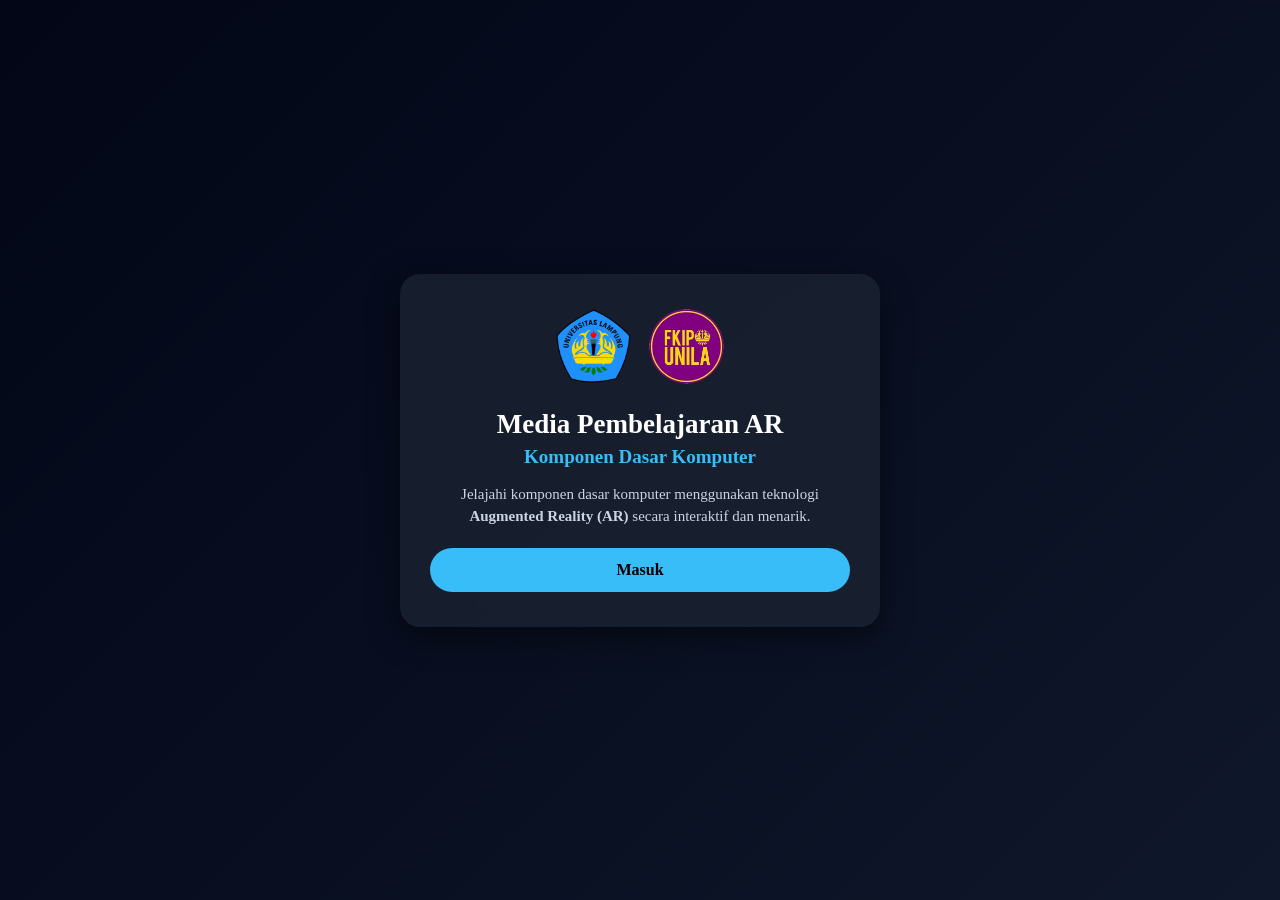
<file: index.html>
<!DOCTYPE html>
<html lang="id">
<head>
<meta charset="UTF-8">
<meta name="viewport" content="width=device-width, initial-scale=1.0">
<title>Media AR Komputer</title>
<link rel="stylesheet" href="style.css">
</head>

<body class="landing">

<div class="landing-container">

  <!-- LOGO -->
  <div class="logo-wrapper">
    <img src="img/logo_Univ.png" alt="Logo Universitas" class="logo">
    <img src="img/logo-fakultas.png" alt="Logo Fakultas" class="logo">
  </div>

  <!-- JUDUL -->
  <h1>Media Pembelajaran AR</h1>
  <h2>Komponen Dasar Komputer</h2>

  <!-- DESKRIPSI -->
  <p class="landing-text">
    Jelajahi komponen dasar komputer menggunakan teknologi
    <b>Augmented Reality (AR)</b> secara interaktif dan menarik.
  </p>

  <!-- BUTTON -->
  <a href="home.html" class="btn-masuk">Masuk</a>

</div>

</body>
</html>
</file>
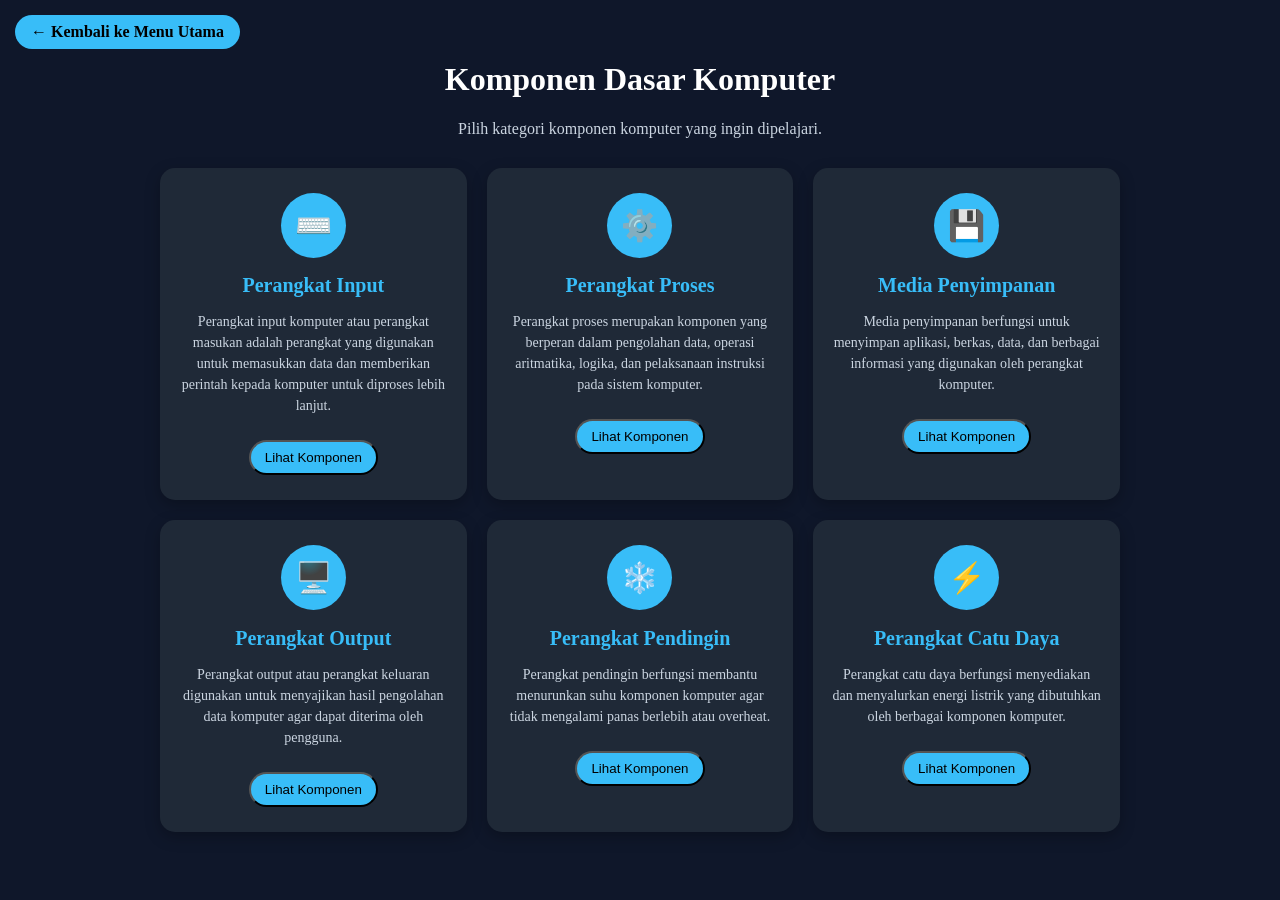
<file: beranda.html>
<!DOCTYPE html>
<html lang="id">

<head>
  <meta charset="UTF-8">
  <meta name="viewport" content="width=device-width, initial-scale=1.0">

  <title>Komponen Dasar Komputer</title>

  <link rel="stylesheet" href="style.css">
</head>

<body>

<div class="container">

  <!-- ========================= -->
  <!-- MENU KATEGORI -->
  <!-- ========================= -->

  <div id="menuKategori">

    <h1>Komponen Dasar Komputer</h1>

    <p class="home-text">
      Pilih kategori komponen komputer yang ingin dipelajari.
    </p>

    <div class="kategori-grid">

      <!-- INPUT -->
      <div class="kategori-card" onclick="bukaKategori('input')">

        <div class="kategori-icon">⌨️</div>

        <h2>Perangkat Input</h2>

        <p>
          Perangkat input komputer atau perangkat masukan adalah perangkat
          yang digunakan untuk memasukkan data dan memberikan perintah
          kepada komputer untuk diproses lebih lanjut.
        </p>

        <button class="btn">
          Lihat Komponen
        </button>

      </div>


      <!-- PROSES -->
      <div class="kategori-card" onclick="bukaKategori('proses')">

        <div class="kategori-icon">⚙️</div>

        <h2>Perangkat Proses</h2>

        <p>
          Perangkat proses merupakan komponen yang berperan dalam
          pengolahan data, operasi aritmatika, logika, dan pelaksanaan
          instruksi pada sistem komputer.
        </p>

        <button class="btn">
          Lihat Komponen
        </button>

      </div>


      <!-- PENYIMPANAN -->
      <div class="kategori-card" onclick="bukaKategori('penyimpanan')">

        <div class="kategori-icon">💾</div>

        <h2>Media Penyimpanan</h2>

        <p>
          Media penyimpanan berfungsi untuk menyimpan aplikasi,
          berkas, data, dan berbagai informasi yang digunakan
          oleh perangkat komputer.
        </p>

        <button class="btn">
          Lihat Komponen
        </button>

      </div>


      <!-- OUTPUT -->
      <div class="kategori-card" onclick="bukaKategori('output')">

        <div class="kategori-icon">🖥️</div>

        <h2>Perangkat Output</h2>

        <p>
          Perangkat output atau perangkat keluaran digunakan untuk
          menyajikan hasil pengolahan data komputer agar dapat diterima
          oleh pengguna.
        </p>

        <button class="btn">
          Lihat Komponen
        </button>

      </div>


      <!-- PENDINGIN -->
      <div class="kategori-card" onclick="bukaKategori('pendingin')">

        <div class="kategori-icon">❄️</div>

        <h2>Perangkat Pendingin</h2>

        <p>
          Perangkat pendingin berfungsi membantu menurunkan suhu
          komponen komputer agar tidak mengalami panas berlebih
          atau overheat.
        </p>

        <button class="btn">
          Lihat Komponen
        </button>

      </div>


      <!-- CATU DAYA -->
      <div class="kategori-card" onclick="bukaKategori('daya')">

        <div class="kategori-icon">⚡</div>

        <h2>Perangkat Catu Daya</h2>

        <p>
          Perangkat catu daya berfungsi menyediakan dan menyalurkan
          energi listrik yang dibutuhkan oleh berbagai komponen komputer.
        </p>

        <button class="btn">
          Lihat Komponen
        </button>

      </div>

    </div>


    <!-- KEMBALI -->
    <a href="home.html" class="home-back">
      ← Kembali ke Menu Utama
    </a>

  </div>


  <!-- ========================= -->
  <!-- INPUT -->
  <!-- ========================= -->

  <div id="input" class="kategori-komponen">

    <h1>Komponen Perangkat Input</h1>

    <p class="home-text">
      Perangkat yang digunakan untuk memasukkan data atau perintah ke dalam komputer.
    </p>

    <div class="grid">

      <!-- Mouse -->
      <div class="card">

        <img src="img/mouse.jpg" alt="Mouse">

        <h2>Mouse</h2>

        <p>
          Perangkat input untuk menggerakkan pointer atau kursor.
        </p>

        <a href="detail.html?komponen=mouse" class="btn">
          Selengkapnya
        </a>

      </div>


      <!-- Keyboard -->
      <div class="card">

        <img src="img/keyboard.jpg" alt="Keyboard">

        <h2>Keyboard</h2>

        <p>
          Perangkat input untuk memasukkan teks, angka, dan perintah.
        </p>

        <a href="detail.html?komponen=keyboard" class="btn">
          Selengkapnya
        </a>

      </div>


      <!-- Webcam -->
      <div class="card">

        <img src="img/webcam.jpg" alt="Webcam">

        <h2>Webcam</h2>

        <p>
          Perangkat input untuk memasukkan gambar atau video ke komputer.
        </p>

        <a href="detail.html?komponen=webcam" class="btn">
          Selengkapnya
        </a>

      </div>


      <!-- Scanner -->
      <div class="card">

        <img src="img/scanner.jpg" alt="Scanner">

        <h2>Scanner</h2>

        <p>
          Perangkat input untuk memindai dokumen atau gambar menjadi data digital.
        </p>

        <a href="detail.html?komponen=scanner" class="btn">
          Selengkapnya
        </a>

      </div>


      <!-- Microphone -->
      <div class="card">

        <img src="img/microphone.jpg" alt="Microphone">

        <h2>Microphone</h2>

        <p>
          Perangkat input untuk memasukkan atau merekam suara ke komputer.
        </p>

        <a href="detail.html?komponen=microphone" class="btn">
          Selengkapnya
        </a>

      </div>

    </div>


    <button onclick="kembaliKategori()" class="btn-kategori-back">
      ← Kembali ke Kategori
    </button>

  </div>


  <!-- ========================= -->
  <!-- PROSES -->
  <!-- ========================= -->

  <div id="proses" class="kategori-komponen">

    <h1>Komponen Perangkat Proses</h1>

    <p class="home-text">
      Komponen yang berperan dalam pemrosesan dan pengolahan data pada komputer.
    </p>

    <div class="grid">

      <!-- Processor -->
      <div class="card">

        <img src="img/processor.jpg" alt="Processor">

        <h2>Processor (CPU)</h2>

        <p>
          Komponen utama yang memproses data dan instruksi komputer.
        </p>

        <a href="detail.html?komponen=processor" class="btn">
          Selengkapnya
        </a>

      </div>


      <!-- RAM -->
      <div class="card">

        <img src="img/ram.jpg" alt="RAM">

        <h2>RAM</h2>

        <p>
          Memori sementara untuk menyimpan data yang sedang diproses.
        </p>

        <a href="detail.html?komponen=ram" class="btn">
          Selengkapnya
        </a>

      </div>


      <!-- Motherboard -->
      <div class="card">

        <img src="img/motherboard.jpg" alt="Motherboard">

        <h2>Motherboard</h2>

        <p>
          Papan utama yang menghubungkan berbagai komponen komputer.
        </p>

        <a href="detail.html?komponen=motherboard" class="btn">
          Selengkapnya
        </a>

      </div>


      <!-- GPU -->
      <div class="card">

        <img src="img/gpu.jpg" alt="GPU">

        <h2>GPU</h2>

        <p>
          Komponen yang berfungsi mengolah dan memproses data grafis.
        </p>

        <a href="detail.html?komponen=gpu" class="btn">
          Selengkapnya
        </a>

      </div>

    </div>


    <button onclick="kembaliKategori()" class="btn-kategori-back">
      ← Kembali ke Kategori
    </button>

  </div>


  <!-- ========================= -->
  <!-- MEDIA PENYIMPANAN -->
  <!-- ========================= -->

  <div id="penyimpanan" class="kategori-komponen">

    <h1>Komponen Media Penyimpanan</h1>

    <p class="home-text">
      Media penyimpanan digunakan untuk menyimpan data dan informasi
      pada komputer maupun perangkat digital lainnya.
    </p>

    <div class="kategori-grid">

      <!-- INTERNAL -->
      <div
        class="kategori-card"
        onclick="bukaSubKategori('penyimpananInternal')"
      >

        <div class="kategori-icon">💽</div>

        <h2>Media Penyimpanan Internal</h2>

        <p>
          Media penyimpanan yang digunakan di dalam sistem komputer
          untuk menyimpan data, aplikasi, dan sistem operasi.
        </p>

        <button class="btn">
          Lihat Komponen
        </button>

      </div>


      <!-- EKSTERNAL -->
      <div
        class="kategori-card"
        onclick="bukaSubKategori('penyimpananEksternal')"
      >

        <div class="kategori-icon">💾</div>

        <h2>Media Penyimpanan Eksternal</h2>

        <p>
          Media penyimpanan portabel yang dapat digunakan untuk
          menyimpan dan memindahkan data antarperangkat.
        </p>

        <button class="btn">
          Lihat Komponen
        </button>

      </div>

    </div>


    <button onclick="kembaliKategori()" class="btn-kategori-back">
      ← Kembali ke Kategori
    </button>

  </div>


  <!-- ========================= -->
  <!-- PENYIMPANAN INTERNAL -->
  <!-- ========================= -->

  <div
    id="penyimpananInternal"
    class="sub-kategori-komponen"
  >

    <h1>Media Penyimpanan Internal</h1>

    <p class="home-text">
      Media penyimpanan yang digunakan di dalam sistem komputer
      untuk menyimpan data secara tetap.
    </p>

    <div class="grid">

      <!-- HDD -->
      <div class="card">

        <img src="img/hdd.jpg" alt="HDD">

        <h2>HDD</h2>

        <p>
          Media penyimpanan yang menggunakan piringan magnetik.
        </p>

        <a href="detail.html?komponen=hdd" class="btn">
          Selengkapnya
        </a>

      </div>


      <!-- SSD -->
      <div class="card">

        <img src="img/ssd.jpg" alt="SSD">

        <h2>SSD</h2>

        <p>
          Media penyimpanan data dengan kecepatan akses tinggi.
        </p>

        <a href="detail.html?komponen=ssd" class="btn">
          Selengkapnya
        </a>

      </div>

    </div>


    <button
      onclick="kembaliPenyimpanan()"
      class="btn-kategori-back"
    >
      ← Kembali ke Media Penyimpanan
    </button>

  </div>


  <!-- ========================= -->
  <!-- PENYIMPANAN EKSTERNAL -->
  <!-- ========================= -->

  <div
    id="penyimpananEksternal"
    class="sub-kategori-komponen"
  >

    <h1>Media Penyimpanan Eksternal</h1>

    <p class="home-text">
      Media penyimpanan yang bersifat portabel dan dapat digunakan
      untuk menyimpan serta memindahkan data antarperangkat.
    </p>

    <div class="grid">

      <!-- Flashdisk -->
      <div class="card">

        <img src="img/flashdisk.jpg" alt="Flashdisk">

        <h2>Flashdisk</h2>

        <p>
          Media penyimpanan portabel yang dapat dihubungkan melalui port USB.
        </p>

        <a href="detail.html?komponen=flashdisk" class="btn">
          Selengkapnya
        </a>

      </div>


      <!-- Memory Card -->
      <div class="card">

        <img src="img/memory.jpg" alt="Memory Card">

        <h2>Memory Card</h2>

        <p>
          Media penyimpanan berukuran kecil yang digunakan pada berbagai perangkat digital.
        </p>

        <a href="detail.html?komponen=memorycard" class="btn">
          Selengkapnya
        </a>

      </div>

    </div>


    <button
      onclick="kembaliPenyimpanan()"
      class="btn-kategori-back"
    >
      ← Kembali ke Media Penyimpanan
    </button>

  </div>


  <!-- ========================= -->
  <!-- OUTPUT -->
  <!-- ========================= -->

  <div id="output" class="kategori-komponen">

    <h1>Komponen Perangkat Output</h1>

    <p class="home-text">
      Perangkat yang digunakan untuk menyajikan hasil pengolahan data komputer.
    </p>

    <div class="grid">

      <!-- Monitor -->
      <div class="card">

        <img src="img/monitor.jpg" alt="Monitor">

        <h2>Monitor</h2>

        <p>
          Perangkat output untuk menampilkan informasi secara visual.
        </p>

        <a href="detail.html?komponen=monitor" class="btn">
          Selengkapnya
        </a>

      </div>


      <!-- Printer -->
      <div class="card">

        <img src="img/printer.jpg" alt="Printer">

        <h2>Printer</h2>

        <p>
          Perangkat output untuk menghasilkan informasi dalam bentuk cetakan.
        </p>

        <a href="detail.html?komponen=printer" class="btn">
          Selengkapnya
        </a>

      </div>


      <!-- Proyektor -->
      <div class="card">

        <img src="img/proyektor.jpg" alt="Proyektor">

        <h2>Proyektor</h2>

        <p>
          Perangkat output untuk menampilkan gambar pada layar yang lebih besar.
        </p>

        <a href="detail.html?komponen=proyektor" class="btn">
          Selengkapnya
        </a>

      </div>


      <!-- Speaker -->
      <div class="card">

        <img src="img/speaker.jpg" alt="Speaker">

        <h2>Speaker</h2>

        <p>
          Perangkat output untuk menghasilkan suara dari komputer.
        </p>

        <a href="detail.html?komponen=speaker" class="btn">
          Selengkapnya
        </a>

      </div>


      <!-- Headset -->
      <div class="card">

        <img src="img/headset.jpg" alt="Headset">

        <h2>Headset</h2>

        <p>
          Perangkat yang digunakan untuk mendengarkan suara secara pribadi.
        </p>

        <a href="detail.html?komponen=headset" class="btn">
          Selengkapnya
        </a>

      </div>

    </div>


    <button onclick="kembaliKategori()" class="btn-kategori-back">
      ← Kembali ke Kategori
    </button>

  </div>


  <!-- ========================= -->
  <!-- PENDINGIN -->
  <!-- ========================= -->

  <div id="pendingin" class="kategori-komponen">

    <h1>Komponen Perangkat Pendingin</h1>

    <p class="home-text">
      Komponen yang membantu menjaga suhu sistem komputer agar tetap stabil.
    </p>

    <div class="grid single-card">

      <!-- Fan -->
      <div class="card">

        <img src="img/fan.jpg" alt="Fan">

        <h2>Fan (Kipas Pendingin)</h2>

        <p>
          Komponen yang membantu mengeluarkan panas dari dalam sistem komputer.
        </p>

        <a href="detail.html?komponen=fan" class="btn">
          Selengkapnya
        </a>

      </div>

    </div>


    <button onclick="kembaliKategori()" class="btn-kategori-back">
      ← Kembali ke Kategori
    </button>

  </div>


  <!-- ========================= -->
  <!-- CATU DAYA -->
  <!-- ========================= -->

  <div id="daya" class="kategori-komponen">

    <h1>Komponen Perangkat Catu Daya</h1>

    <p class="home-text">
      Komponen yang menyediakan dan menyalurkan daya listrik kepada perangkat komputer.
    </p>

    <div class="grid single-card">

      <!-- PSU -->
      <div class="card">

        <img src="img/psu.jpg" alt="PSU">

        <h2>PSU (Power Supply Unit)</h2>

        <p>
          Komponen yang menyediakan energi listrik bagi berbagai komponen komputer.
        </p>

        <a href="detail.html?komponen=psu" class="btn">
          Selengkapnya
        </a>

      </div>

    </div>


    <button onclick="kembaliKategori()" class="btn-kategori-back">
      ← Kembali ke Kategori
    </button>

  </div>

</div>


<!-- ========================= -->
<!-- JAVASCRIPT KATEGORI -->
<!-- ========================= -->

<script>

function bukaKategori(idKategori){

  // Sembunyikan menu kategori
  document.getElementById("menuKategori").style.display = "none";

  // Sembunyikan seluruh kategori utama
  const semuaKategori =
    document.querySelectorAll(".kategori-komponen");

  semuaKategori.forEach(function(kategori){
    kategori.style.display = "none";
  });

  // Sembunyikan seluruh subkategori
  const semuaSubKategori =
    document.querySelectorAll(".sub-kategori-komponen");

  semuaSubKategori.forEach(function(subKategori){
    subKategori.style.display = "none";
  });

  // Tampilkan kategori yang dipilih
  document.getElementById(idKategori).style.display = "block";

  // Scroll ke atas
  window.scrollTo({
    top: 0,
    behavior: "smooth"
  });

}


function kembaliKategori(){

  // Sembunyikan seluruh kategori
  const semuaKategori =
    document.querySelectorAll(".kategori-komponen");

  semuaKategori.forEach(function(kategori){
    kategori.style.display = "none";
  });

  // Sembunyikan seluruh subkategori
  const semuaSubKategori =
    document.querySelectorAll(".sub-kategori-komponen");

  semuaSubKategori.forEach(function(subKategori){
    subKategori.style.display = "none";
  });

  // Tampilkan menu utama kategori
  document.getElementById("menuKategori").style.display = "block";

  window.scrollTo({
    top: 0,
    behavior: "smooth"
  });

}


/* ========================= */
/* SUB KATEGORI PENYIMPANAN */
/* ========================= */

function bukaSubKategori(idSubKategori){

  // Sembunyikan kategori penyimpanan
  document.getElementById("penyimpanan").style.display = "none";

  // Sembunyikan semua subkategori
  const semuaSubKategori =
    document.querySelectorAll(".sub-kategori-komponen");

  semuaSubKategori.forEach(function(subKategori){
    subKategori.style.display = "none";
  });

  // Tampilkan subkategori yang dipilih
  document.getElementById(idSubKategori).style.display = "block";

  window.scrollTo({
    top: 0,
    behavior: "smooth"
  });

}


function kembaliPenyimpanan(){

  // Sembunyikan semua subkategori
  const semuaSubKategori =
    document.querySelectorAll(".sub-kategori-komponen");

  semuaSubKategori.forEach(function(subKategori){
    subKategori.style.display = "none";
  });

  // Tampilkan kategori media penyimpanan
  document.getElementById("penyimpanan").style.display = "block";

  window.scrollTo({
    top: 0,
    behavior: "smooth"
  });

}

</script>

</body>
</html>
</file>
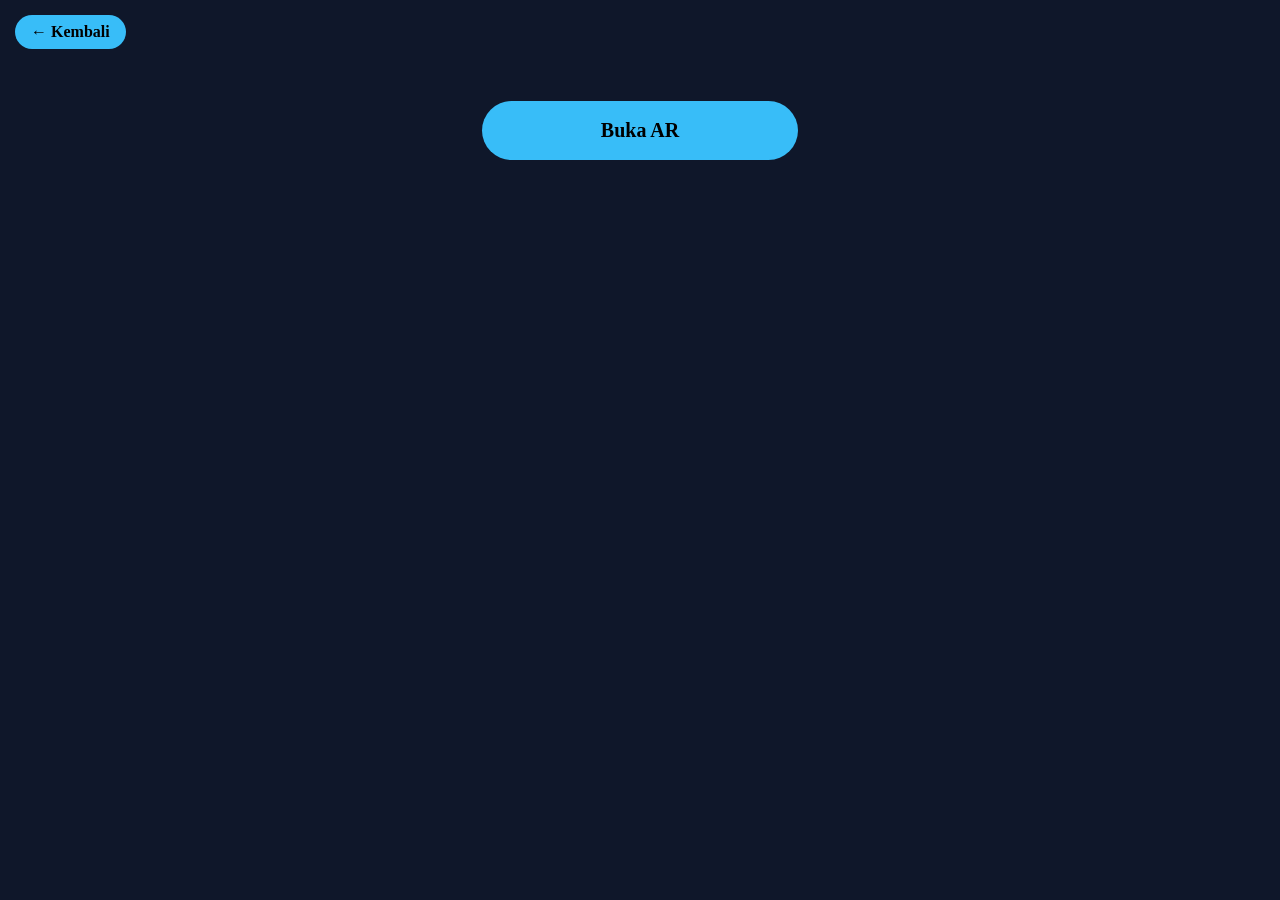
<file: detail.html>
<!DOCTYPE html>
<html lang="id">
<head>
<meta charset="UTF-8">
<meta name="viewport" content="width=device-width, initial-scale=1.0">
<title>Detail Komponen</title>
<link rel="stylesheet" href="style.css">
</head>
<body>

<a href="beranda.html" class="btn-back">← Kembali</a>

<div class="container detail-container">

<h1 id="judul"></h1>

<img id="gambar" class="gambar-detail">

<p id="deskripsi" class="deskripsi"></p>

<a id="linkAR" class="btn-ar" target="_blank">Buka AR</a>

</div>

<script src="script.js"></script>
</body>
</html>
</file>
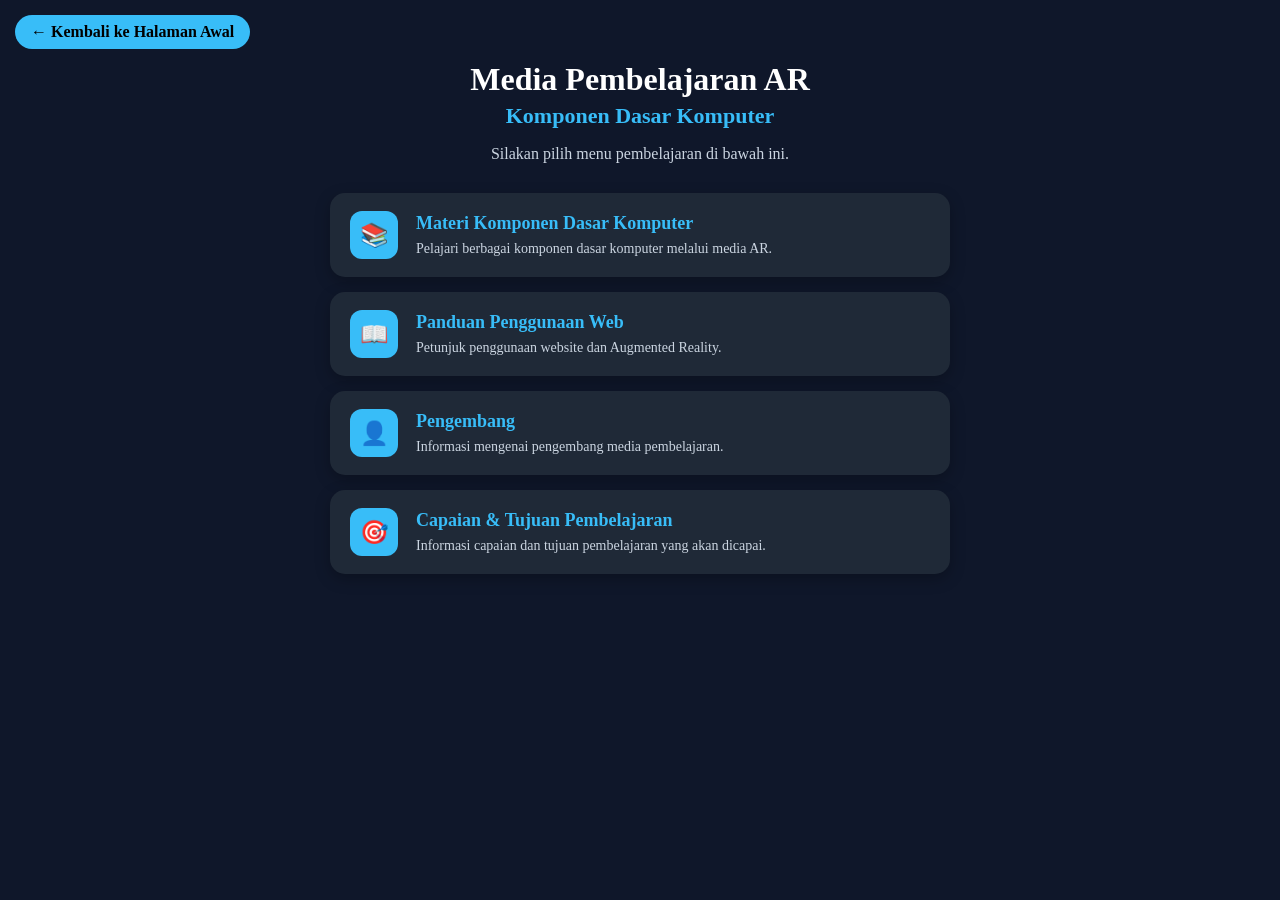
<file: home.html>
<!DOCTYPE html>
<html lang="id">

<head>
  <meta charset="UTF-8">
  <meta name="viewport" content="width=device-width, initial-scale=1.0">

  <title>Menu Utama - Media AR Komputer</title>

  <link rel="stylesheet" href="style.css">
</head>

<body>

  <div class="container home-container">

    <!-- JUDUL -->
    <h1>Media Pembelajaran AR</h1>
    <h2 class="home-subtitle">Komponen Dasar Komputer</h2>

    <p class="home-text">
      Silakan pilih menu pembelajaran di bawah ini.
    </p>


    <!-- MENU -->
    <div class="home-menu">

      <!-- MATERI -->
      <a href="beranda.html" class="home-btn">
        <span class="home-icon">📚</span>

        <div>
          <strong>Materi Komponen Dasar Komputer</strong>
          <small>Pelajari berbagai komponen dasar komputer melalui media AR.</small>
        </div>
      </a>


      <!-- PANDUAN -->
      <a href="https://drive.google.com/file/d/1h-cCFKGwXB41cmVi96Fpa_hkKg46hUu3/view?usp=drive_link" class="home-btn">
        <span class="home-icon">📖</span>

        <div>
          <strong>Panduan Penggunaan Web</strong>
          <small>Petunjuk penggunaan website dan Augmented Reality.</small>
        </div>
      </a>


      <!-- PENGEMBANG -->
      <a href="pengembang.html" class="home-btn">
        <span class="home-icon">👤</span>

        <div>
          <strong>Pengembang</strong>
          <small>Informasi mengenai pengembang media pembelajaran.</small>
        </div>
      </a>


      <!-- CAPAIAN & TUJUAN -->
      <a href="tujuan.html" class="home-btn">
        <span class="home-icon">🎯</span>

        <div>
          <strong>Capaian & Tujuan Pembelajaran</strong>
          <small>Informasi capaian dan tujuan pembelajaran yang akan dicapai.</small>
        </div>
      </a>

    </div>


    <!-- KEMBALI -->
    <a href="index.html" class="home-back">
      ← Kembali ke Halaman Awal
    </a>

  </div>

</body>

</html>
</file>
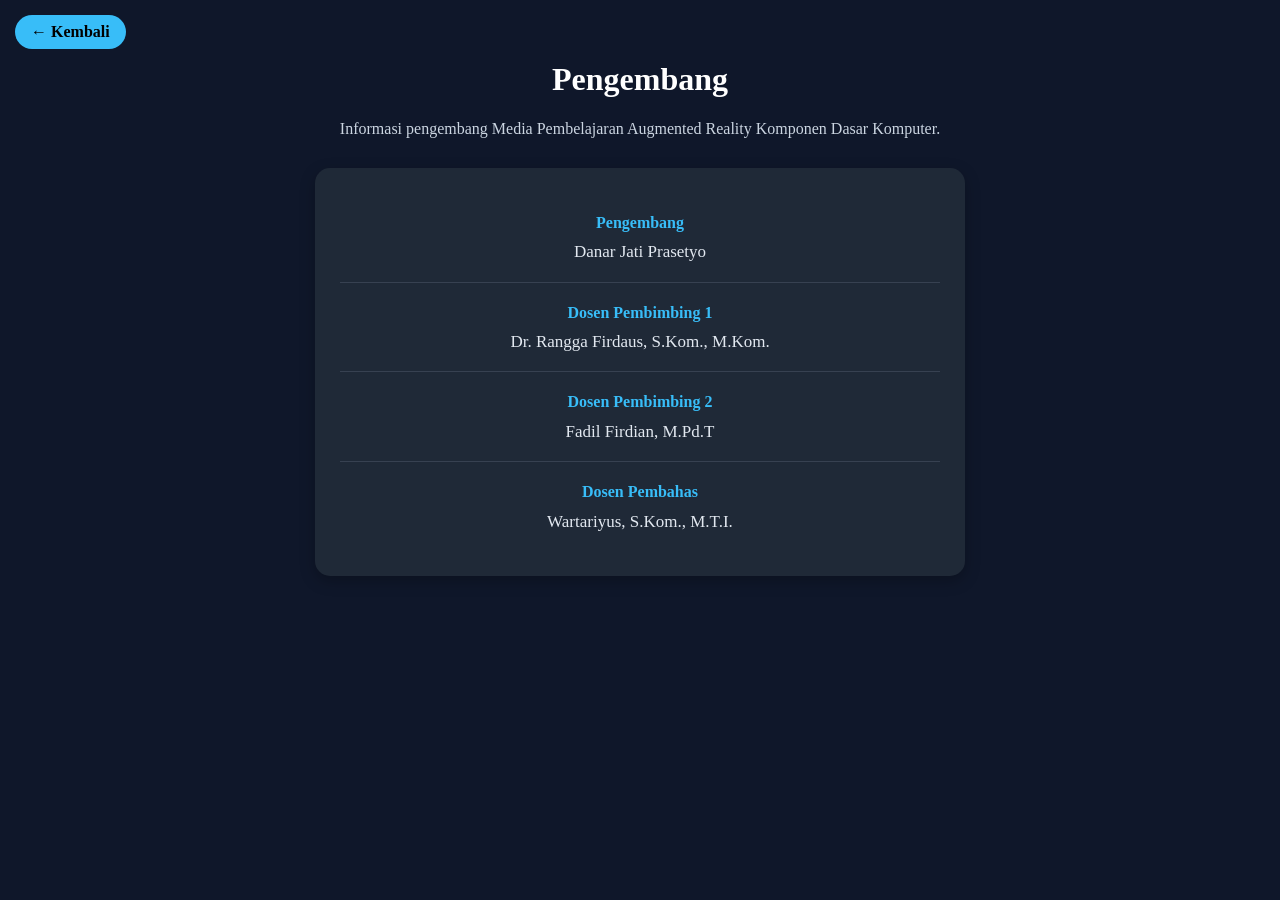
<file: pengembang.html>
<!DOCTYPE html>
<html lang="id">

<head>
  <meta charset="UTF-8">
  <meta name="viewport" content="width=device-width, initial-scale=1.0">

  <title>Pengembang - Media AR Komputer</title>

  <link rel="stylesheet" href="style.css">
</head>

<body>

  <!-- TOMBOL KEMBALI -->
  <a href="home.html" class="btn-back">← Kembali</a>


  <div class="container info-container">

    <!-- JUDUL -->
    <h1>Pengembang</h1>

    <p class="home-text">
      Informasi pengembang Media Pembelajaran Augmented Reality
      Komponen Dasar Komputer.
    </p>


    <!-- IDENTITAS -->
    <div class="identitas">

      <p>
        <strong>Pengembang</strong><br>
        Danar Jati Prasetyo
      </p>

      <p>
        <strong>Dosen Pembimbing 1</strong><br>
        Dr. Rangga Firdaus, S.Kom., M.Kom.
      </p>

      <p>
        <strong>Dosen Pembimbing 2</strong><br>
        Fadil Firdian, M.Pd.T
      </p>

      <p>
        <strong>Dosen Pembahas</strong><br>
        Wartariyus, S.Kom., M.T.I.
      </p>

    </div>

  </div>

</body>

</html>
</file>
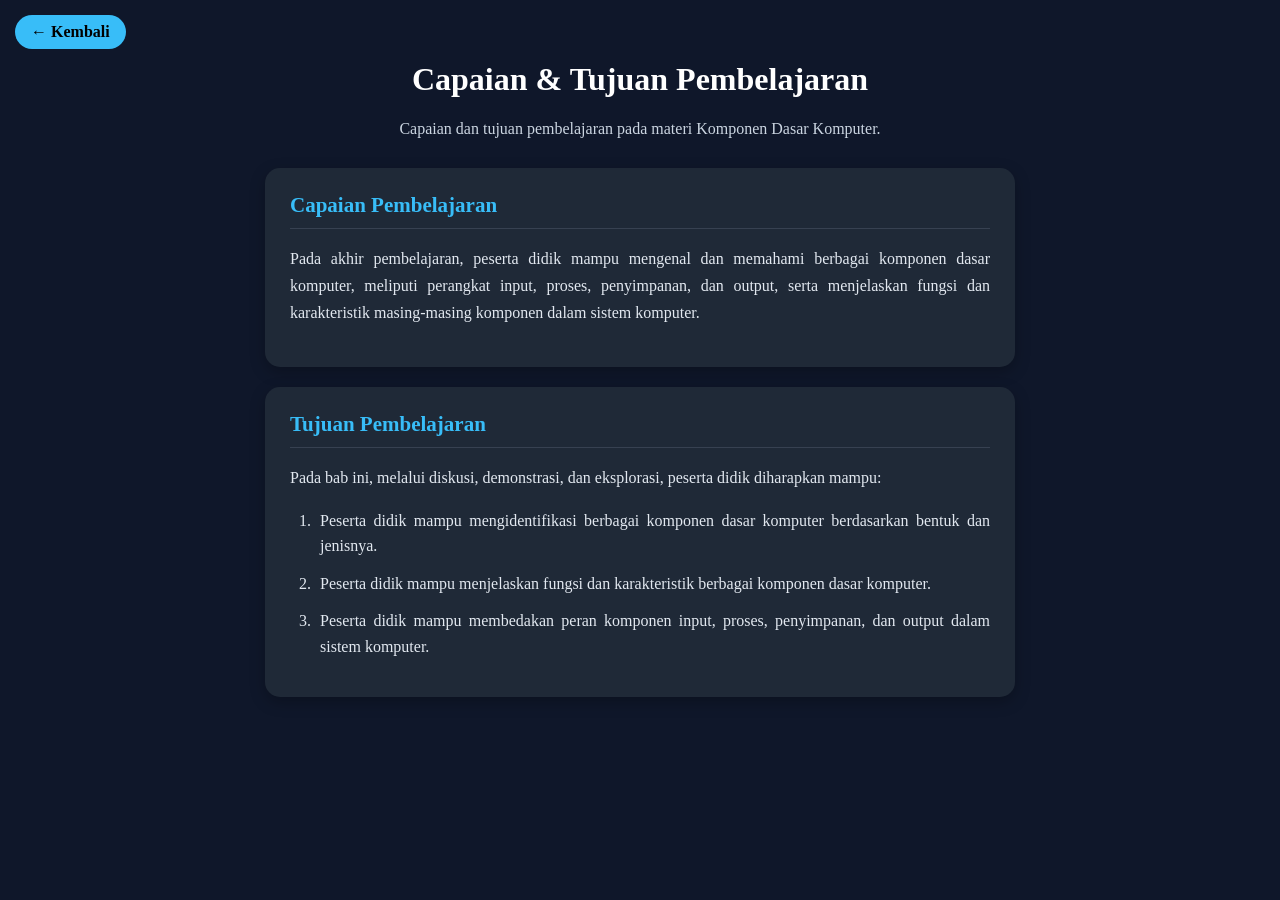
<file: tujuan.html>
<!DOCTYPE html>
<html lang="id">

<head>
  <meta charset="UTF-8">
  <meta name="viewport" content="width=device-width, initial-scale=1.0">

  <title>Capaian & Tujuan Pembelajaran - Media AR Komputer</title>

  <link rel="stylesheet" href="style.css">
</head>

<body>

  <!-- TOMBOL KEMBALI -->
  <a href="home.html" class="btn-back">← Kembali</a>

  <div class="container info-container">

    <!-- JUDUL HALAMAN -->
    <h1>Capaian & Tujuan Pembelajaran</h1>

    <p class="home-text">
      Capaian dan tujuan pembelajaran pada materi Komponen Dasar Komputer.
    </p>


    <!-- CAPAIAN PEMBELAJARAN -->
    <div class="pembelajaran-box">

      <h2>Capaian Pembelajaran</h2>

      <p>
        Pada akhir pembelajaran, peserta didik mampu mengenal dan memahami
        berbagai komponen dasar komputer, meliputi perangkat input, proses,
        penyimpanan, dan output, serta menjelaskan fungsi dan karakteristik
        masing-masing komponen dalam sistem komputer.
      </p>

    </div>


    <!-- TUJUAN PEMBELAJARAN -->
    <div class="pembelajaran-box">

      <h2>Tujuan Pembelajaran</h2>

      <p>
        Pada bab ini, melalui diskusi, demonstrasi, dan eksplorasi,
        peserta didik diharapkan mampu:
      </p>

      <ol>
        <li>
          Peserta didik mampu mengidentifikasi berbagai komponen dasar
          komputer berdasarkan bentuk dan jenisnya.
        </li>

        <li>
          Peserta didik mampu menjelaskan fungsi dan karakteristik
          berbagai komponen dasar komputer.
        </li>

        <li>
          Peserta didik mampu membedakan peran komponen input, proses,
          penyimpanan, dan output dalam sistem komputer.
        </li>
      </ol>

    </div>

  </div>

</body>

</html>
</file>
<file: style.css>
body{
  font-family:'Times New Roman', Times, serif;
  background:#0f172a;
  color:white;
  margin:0;
}

/* ========================= */
/* CONTAINER */
/* ========================= */
.container{
  width:90%;
  max-width:1000px;
  margin:auto;
  padding:40px 20px;
  text-align:center;
  position:relative;
  box-sizing:border-box;
}

/* ========================= */
/* GRID */
/* ========================= */
.grid{
  display:grid;
  grid-template-columns:repeat(3, 1fr);
  gap:20px;
  margin-top:20px;
}

.card{
  background:#1f2937;
  padding:15px;
  border-radius:12px;
}

.card img{
  width:100%;
  height:150px;
  object-fit:cover;
  border-radius:10px;
}

/* ========================= */
/* BUTTON UMUM */
/* ========================= */
.btn{
  display:inline-block;
  margin-top:10px;
  padding:8px 14px;
  background:#38bdf8;
  color:black;
  text-decoration:none;
  border-radius:20px;
  transition:0.3s;
}

.btn:hover{
  background:#0ea5e9;
  transform:scale(1.05);
}

/* ========================= */
/* HALAMAN DETAIL */
/* ========================= */
.detail-container{
  max-width:800px;
}

.gambar-detail{
  width:300px;
  margin:20px auto;
  display:block;
  border-radius:10px;
}

.deskripsi{
  font-size:18px;
  line-height:1.6;
  max-width:700px;
  margin:20px auto;
  text-align:justify;
}

.btn-back{
  position:fixed;
  top:15px;
  left:15px;
  background:#38bdf8;
  color:black;
  padding:8px 16px;
  border-radius:20px;
  text-decoration:none;
  font-weight:bold;
  z-index:1000;
  transition:0.3s;
}

.btn-back:hover{
  background:#0ea5e9;
  transform:scale(1.05);
}

.btn-ar{
  display:block;
  width:280px;
  margin:40px auto;
  padding:18px;
  background:#38bdf8;
  color:black;
  text-decoration:none;
  border-radius:30px;
  font-size:20px;
  font-weight:bold;
  text-align:center;
  transition:0.3s;
}

.btn-ar:hover{
  background:#0ea5e9;
  transform:scale(1.05);
}

/* ========================= */
/* LANDING PAGE */
/* ========================= */
.landing{
  min-height:100vh;
  display:flex;
  justify-content:center;
  align-items:center;
  background:linear-gradient(135deg, #020617, #0f172a);
  text-align:center;
  padding:30px 15px;
  box-sizing:border-box;
}

.landing-container{
  width:100%;
  max-width:480px;
  padding:35px 30px;
  background:rgba(31, 41, 55, 0.65);
  border-radius:20px;
  backdrop-filter:blur(10px);
  box-shadow:0 10px 30px rgba(0,0,0,0.5);
  box-sizing:border-box;
}

/* ========================= */
/* LOGO LANDING */
/* ========================= */
.logo-wrapper{
  width:100%;
  display:flex;
  justify-content:center;
  align-items:center;
  gap:18px;
  margin-bottom:25px;
}

.logo{
  width:75px;
  height:75px;
  object-fit:contain;
  margin:0;
}

/* ========================= */
/* JUDUL LANDING */
/* ========================= */
.landing h1{
  font-size:27px;
  margin:0 0 6px 0;
}

.landing h2{
  font-size:19px;
  color:#38bdf8;
  margin:0 0 15px 0;
}

.landing-text{
  font-size:15px;
  line-height:1.5;
  margin-bottom:20px;
  color:#cbd5e1;
}

/* ========================= */
/* TOMBOL MASUK */
/* ========================= */
.btn-masuk{
  display:block;
  width:100%;
  box-sizing:border-box;
  padding:13px;
  background:#38bdf8;
  color:black;
  text-decoration:none;
  border-radius:25px;
  font-weight:bold;
  font-size:16px;
  transition:0.3s;
}

.btn-masuk:hover{
  background:#0ea5e9;
  transform:scale(1.02);
}

/* ========================= */
/* HOME / MENU UTAMA */
/* ========================= */
.home-container{
  max-width:720px;
  min-height:100vh;
  box-sizing:border-box;
}

.home-container h1{
  margin-bottom:5px;
}

.home-subtitle{
  color:#38bdf8;
  font-size:22px;
  margin-top:0;
  margin-bottom:10px;
}

.home-text{
  color:#cbd5e1;
  font-size:16px;
  margin-bottom:30px;
}

/* daftar menu */
.home-menu{
  display:flex;
  flex-direction:column;
  gap:15px;
  max-width:620px;
  margin:0 auto;
}

/* tombol menu */
.home-btn{
  display:flex;
  align-items:center;
  gap:18px;
  padding:18px 20px;

  background:#1f2937;
  color:white;

  border-radius:15px;
  text-decoration:none;
  text-align:left;

  box-shadow:0 5px 15px rgba(0,0,0,0.25);
  transition:0.3s;
}

.home-btn:hover{
  background:#273548;
  transform:translateY(-3px);
  box-shadow:0 8px 20px rgba(0,0,0,0.35);
}

/* icon menu */
.home-icon{
  width:48px;
  min-width:48px;
  height:48px;

  display:flex;
  justify-content:center;
  align-items:center;

  background:#38bdf8;
  border-radius:12px;

  font-size:23px;
}

/* judul tiap menu */
.home-btn strong{
  display:block;
  color:#38bdf8;
  font-size:18px;
  margin-bottom:5px;
}

/* deskripsi menu */
.home-btn small{
  display:block;
  color:#cbd5e1;
  font-size:14px;
  line-height:1.4;
}

/* tombol kembali dari home */
.home-back{
  position:fixed;
  top:15px;
  left:15px;
  background:#38bdf8;
  color:black;
  padding:8px 16px;
  border-radius:20px;
  text-decoration:none;
  font-weight:bold;
  z-index:1000;
  transition:0.3s;
}

.home-back:hover{
  background:#0ea5e9;
  transform:scale(1.02);
}

/* ========================= */
/* HALAMAN INFORMASI */
/* Panduan, Pengembang, CP/TP */
/* ========================= */
.info-container{
  max-width:800px;
}

.info-box{
  background:#1f2937;
  border-radius:15px;
  padding:25px;
  margin-top:20px;
  text-align:left;
  line-height:1.6;
}

.info-box h2,
.info-box h3{
  color:#38bdf8;
}

.info-box p{
  color:#e2e8f0;
}

.info-box ul,
.info-box ol{
  color:#e2e8f0;
  padding-left:25px;
}

/* ========================= */
/* RESPONSIVE TABLET */
/* ========================= */
@media(max-width:900px){

  .grid{
    grid-template-columns:repeat(2, 1fr);
  }

}

/* ========================= */
/* RESPONSIVE HP */
/* ========================= */
@media(max-width:600px){

  .container{
    width:92%;
    padding:25px 10px;
  }

  /* GRID */
  .grid{
    grid-template-columns:repeat(1, 1fr);
  }

  /* DETAIL */
  .gambar-detail{
    width:220px;
  }

  .deskripsi{
    font-size:16px;
    text-align:left;
  }

  .btn-ar{
    width:90%;
    font-size:18px;
    box-sizing:border-box;
  }

  .btn-back{
    top:10px;
    left:10px;
    font-size:14px;
  }

  /* LANDING */
  .landing{
    align-items:flex-start;
    padding-top:25px;
  }

  .landing-container{
    max-width:100%;
    padding:25px 18px;
  }

  .logo-wrapper{
    gap:12px;
    margin-bottom:20px;
  }

  .logo{
    width:60px;
    height:60px;
  }

  .landing h1{
    font-size:22px;
  }

  .landing h2{
    font-size:17px;
  }

  .landing-text{
    font-size:14px;
  }

  .btn-masuk{
    font-size:16px;
  }

  /* HOME */
  .home-container{
    width:92%;
    padding-top:30px;
  }

  .home-container h1{
    font-size:24px;
  }

  .home-subtitle{
    font-size:18px;
  }

  .home-text{
    font-size:14px;
    margin-bottom:22px;
  }

  .home-menu{
    gap:12px;
  }

  .home-btn{
    gap:13px;
    padding:15px;
  }

  .home-icon{
    width:42px;
    min-width:42px;
    height:42px;
    font-size:20px;
  }

  .home-btn strong{
    font-size:16px;
  }

  .home-btn small{
    font-size:13px;
  }

  .home-back{
    font-size:14px;
  }

  /* INFO */
  .info-box{
    padding:18px;
    font-size:15px;
  }

}

/* ========================= */
/* HP SANGAT KECIL */
/* ========================= */
@media(max-width:380px){

  .logo-wrapper{
    gap:8px;
  }

  .logo{
    width:52px;
    height:52px;
  }

  .landing h1{
    font-size:20px;
  }

  .landing h2{
    font-size:15px;
  }

  .landing-text{
    font-size:13px;
  }

  .home-container h1{
    font-size:21px;
  }

  .home-subtitle{
    font-size:16px;
  }

  .home-btn{
    padding:12px;
    gap:10px;
  }

  .home-icon{
    width:38px;
    min-width:38px;
    height:38px;
    font-size:18px;
  }

  .home-btn strong{
    font-size:14px;
  }

  .home-btn small{
    font-size:12px;
  }

}

/* ========================= */
/* HALAMAN PENGEMBANG */
/* ========================= */

.identitas{
  max-width:600px;
  margin:25px auto;
  padding:25px;

  background:#1f2937;
  border-radius:15px;

  box-shadow:0 5px 15px rgba(0,0,0,0.25);
}

.identitas p{
  margin:0;
  padding:16px 10px;

  font-size:17px;
  line-height:1.6;

  color:#e2e8f0;

  border-bottom:1px solid #374151;
}

.identitas p:last-child{
  border-bottom:none;
}

.identitas strong{
  display:inline-block;
  margin-bottom:3px;

  color:#38bdf8;
  font-size:16px;
}

/* RESPONSIVE PENGEMBANG */

@media(max-width:600px){

  .identitas{
    padding:15px;
    margin-top:20px;
  }

  .identitas p{
    padding:14px 5px;
    font-size:15px;
  }

  .identitas strong{
    font-size:15px;
  }

}

/* ========================= */
/* CAPAIAN & TUJUAN */
/* ========================= */

.pembelajaran-box{
  max-width:700px;
  margin:20px auto;
  padding:25px;

  background:#1f2937;
  border-radius:15px;

  text-align:left;

  box-shadow:0 5px 15px rgba(0,0,0,0.25);
}

/* Judul CP dan TP */
.pembelajaran-box h2{
  color:#38bdf8;
  font-size:21px;

  margin-top:0;
  margin-bottom:15px;

  padding-bottom:10px;
  border-bottom:1px solid #374151;
}

/* Paragraf */
.pembelajaran-box p{
  color:#e2e8f0;

  font-size:16px;
  line-height:1.7;

  text-align:justify;
}

/* Daftar tujuan */
.pembelajaran-box ol{
  padding-left:25px;
  margin-bottom:0;
}

.pembelajaran-box li{
  color:#e2e8f0;

  font-size:16px;
  line-height:1.6;

  margin-bottom:12px;

  padding-left:5px;

  text-align:justify;
}

/* ========================= */
/* RESPONSIVE CP & TP */
/* ========================= */

@media(max-width:600px){

  .pembelajaran-box{
    padding:18px;
    margin:15px auto;
  }

  .pembelajaran-box h2{
    font-size:18px;
  }

  .pembelajaran-box p{
    font-size:14px;
    text-align:left;
  }

  .pembelajaran-box ol{
    padding-left:20px;
  }

  .pembelajaran-box li{
    font-size:14px;
    text-align:left;
    margin-bottom:10px;
  }

}

/* ========================= */
/* KATEGORI KOMPONEN */
/* ========================= */

.kategori-grid{
  display:grid;
  grid-template-columns:repeat(3, 1fr);
  gap:20px;
  margin-top:30px;
}

.kategori-card{
  background:#1f2937;
  border-radius:15px;
  padding:25px 18px;

  cursor:pointer;

  box-shadow:0 5px 15px rgba(0,0,0,0.25);

  transition:0.3s;
}

.kategori-card:hover{
  transform:translateY(-5px);
  background:#273548;
}

.kategori-icon{
  width:65px;
  height:65px;

  display:flex;
  justify-content:center;
  align-items:center;

  margin:0 auto 15px auto;

  background:#38bdf8;
  border-radius:50%;

  font-size:30px;
}

.kategori-card h2{
  color:#38bdf8;
  font-size:20px;
  margin-bottom:10px;
}

.kategori-card p{
  color:#cbd5e1;
  font-size:14px;
  line-height:1.5;

  min-height:42px;
}


/* Isi kategori awalnya disembunyikan */

.kategori-komponen{
  display:none;
}


/* Tombol kembali kategori */

.btn-kategori-back{
  margin-top:35px;

  padding:10px 20px;

  background:#38bdf8;
  color:black;

  border:none;
  border-radius:25px;

  font-family:'Times New Roman', Times, serif;
  font-size:16px;
  font-weight:bold;

  cursor:pointer;

  transition:0.3s;
}

.btn-kategori-back:hover{
  background:#0ea5e9;
  transform:scale(1.03);
}


/* Untuk kategori yang hanya memiliki 1 komponen */

.single-card{
  max-width:320px;
  margin:25px auto 0 auto;

  grid-template-columns:1fr;
}


/* ========================= */
/* RESPONSIVE KATEGORI */
/* ========================= */

@media(max-width:900px){

  .kategori-grid{
    grid-template-columns:repeat(2, 1fr);
  }

}


@media(max-width:600px){

  .kategori-grid{
    grid-template-columns:1fr;
    gap:15px;
  }

  .kategori-card{
    padding:20px 15px;
  }

  .kategori-icon{
    width:55px;
    height:55px;
    font-size:25px;
  }

  .kategori-card h2{
    font-size:18px;
  }

  .kategori-card p{
    font-size:13px;
    min-height:auto;
  }

  .btn-kategori-back{
    width:90%;
    font-size:15px;
  }

}

/* ========================= */
/* SUB KATEGORI PENYIMPANAN */
/* ========================= */

.sub-kategori-komponen{
  display:none;
}
</file>
